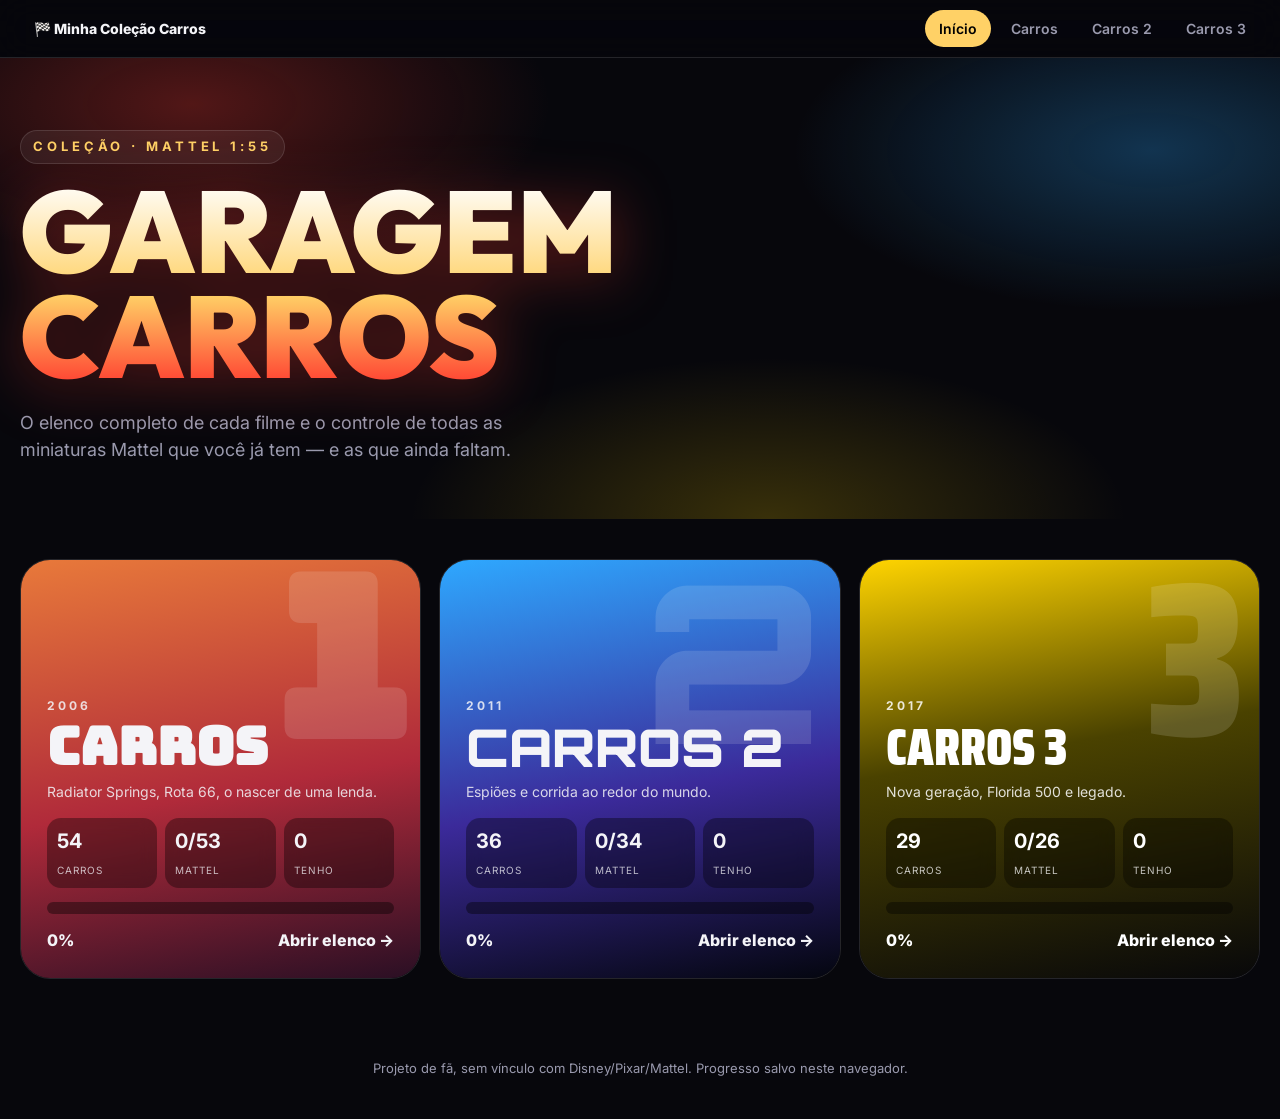
<file: carros-colecao/index.html>
<!doctype html>
<html lang="pt-BR"><head><meta charset="utf-8"><meta name="viewport" content="width=device-width,initial-scale=1">
<title>Coleção Carros · Mattel 1:55</title><meta name="description" content="Controle sua coleção de miniaturas Mattel de Carros, filme a filme.">
<link rel="preconnect" href="https://fonts.googleapis.com"><link rel="preconnect" href="https://fonts.gstatic.com" crossorigin><link href="https://fonts.googleapis.com/css2?family=Bungee&family=Inter:wght@400;600;800;900&family=Orbitron:wght@600;900&family=Outfit:wght@700;900&family=Saira+Condensed:ital,wght@0,600;0,800;1,800&display=swap" rel="stylesheet"><link rel="stylesheet" href="assets/style.css"></head>
<body class="film-hub">
<nav class="nav"><div class="wrap"><a class="brand" href="index.html">🏁 Minha Coleção Carros</a><a href="index.html" class=on>Início</a><a href="carros-1.html">Carros</a><a href="carros-2.html">Carros 2</a><a href="carros-3.html">Carros 3</a></div></nav>
<header class="hero"><div class="bgfx"></div><div class="wrap"><span class="year">COLEÇÃO · MATTEL 1:55</span><h1>Garagem<br>Carros</h1>
<p class="tag">O elenco completo de cada filme e o controle de todas as miniaturas Mattel que você já tem — e as que ainda faltam.</p></div></header>
<main class="wrap"><div class="hub-grid"><a class="fcard f1" data-n="1" href="carros-1.html" data-film-card="1"><span class="y">2006</span><h2>Carros</h2><p>Radiator Springs, Rota 66, o nascer de uma lenda.</p>
<div class="fmeta"><div><b data-total>–</b><span>Carros</span></div><div><b data-mattel>–</b><span>Mattel</span></div><div><b data-have>–</b><span>Tenho</span></div></div>
<div class="bar"><i></i></div><div class="go"><span data-pct>0%</span><span>Abrir elenco →</span></div></a><a class="fcard f2" data-n="2" href="carros-2.html" data-film-card="2"><span class="y">2011</span><h2>Carros 2</h2><p>Espiões e corrida ao redor do mundo.</p>
<div class="fmeta"><div><b data-total>–</b><span>Carros</span></div><div><b data-mattel>–</b><span>Mattel</span></div><div><b data-have>–</b><span>Tenho</span></div></div>
<div class="bar"><i></i></div><div class="go"><span data-pct>0%</span><span>Abrir elenco →</span></div></a><a class="fcard f3" data-n="3" href="carros-3.html" data-film-card="3"><span class="y">2017</span><h2>Carros 3</h2><p>Nova geração, Florida 500 e legado.</p>
<div class="fmeta"><div><b data-total>–</b><span>Carros</span></div><div><b data-mattel>–</b><span>Mattel</span></div><div><b data-have>–</b><span>Tenho</span></div></div>
<div class="bar"><i></i></div><div class="go"><span data-pct>0%</span><span>Abrir elenco →</span></div></a></div></main>
<footer class="wrap"><p>Projeto de fã, sem vínculo com Disney/Pixar/Mattel. Progresso salvo neste navegador.</p></footer>
<script src="assets/data.js"></script><script src="assets/app.js"></script></body></html>
</file>
<file: carros-colecao/assets/style.css>
:root{--bg:#0b0b10;--bg2:#14141c;--ink:#f4f4f8;--mute:#9a9aae;--a1:#ff3b2f;--a2:#ffb347;--a3:#2bd4c4;--glass:rgba(255,255,255,.06);--line:rgba(255,255,255,.12);--r:22px;--disp:"Inter",system-ui,sans-serif}
*{box-sizing:border-box;margin:0}
html{scroll-behavior:smooth}
body{background:var(--bg);color:var(--ink);font:16px/1.5 "Inter",system-ui,sans-serif;min-height:100vh;overflow-x:hidden;-webkit-font-smoothing:antialiased}
a{color:inherit;text-decoration:none}
.wrap{width:min(1240px,100% - 32px);margin-inline:auto}
.display{font-family:var(--disp);letter-spacing:.02em}

/* nav */
.nav{position:sticky;top:0;z-index:30;backdrop-filter:blur(18px) saturate(1.4);background:color-mix(in srgb,var(--bg) 70%,transparent);border-bottom:1px solid var(--line)}
.nav .wrap{display:flex;gap:6px;align-items:center;padding-block:10px;overflow-x:auto;scrollbar-width:none}
.nav a{padding:8px 14px;border-radius:99px;font-size:14px;font-weight:600;color:var(--mute);white-space:nowrap;transition:.25s}
.nav a:hover{color:var(--ink);background:var(--glass)}
.nav a.on{color:#000;background:var(--a2)}
.nav .brand{font-weight:800;color:var(--ink);margin-right:auto}

/* hero */
.hero{position:relative;padding:72px 0 56px;overflow:hidden;isolation:isolate}
.hero h1{font-family:var(--disp);font-size:clamp(44px,9vw,120px);line-height:.92;font-weight:900;text-transform:uppercase;background:linear-gradient(180deg,#fff,var(--a2) 55%,var(--a1));-webkit-background-clip:text;background-clip:text;color:transparent;filter:drop-shadow(0 8px 30px color-mix(in srgb,var(--a1) 40%,transparent))}
.hero .year{display:inline-block;font-weight:700;letter-spacing:.3em;font-size:13px;color:var(--a2);margin-bottom:14px;padding:6px 12px;border:1px solid var(--line);border-radius:99px;background:var(--glass)}
.hero p.tag{max-width:560px;margin-top:20px;color:var(--mute);font-size:18px}
.hero .bgfx{position:absolute;inset:0;z-index:-1}

/* stats */
.stats{display:grid;grid-template-columns:repeat(3,1fr) 2fr;gap:12px;margin-top:36px}
.stat{padding:18px 20px;border-radius:var(--r);background:var(--glass);border:1px solid var(--line);backdrop-filter:blur(10px)}
.stat b{display:block;font-size:30px;font-family:var(--disp);line-height:1.1}
.stat span{font-size:12px;color:var(--mute);text-transform:uppercase;letter-spacing:.12em}
.progress{display:flex;flex-direction:column;justify-content:center;gap:10px}
.bar{height:12px;border-radius:99px;background:rgba(255,255,255,.1);overflow:hidden}
.bar>i,#bar{display:block;height:100%;width:0;border-radius:inherit;background:linear-gradient(90deg,var(--a1),var(--a2),var(--a3));transition:width .6s cubic-bezier(.2,.8,.2,1);box-shadow:0 0 20px var(--a2)}

/* toolbar */
.toolbar{position:sticky;top:57px;z-index:20;margin:28px 0 10px;padding:12px;border-radius:var(--r);background:color-mix(in srgb,var(--bg2) 82%,transparent);backdrop-filter:blur(18px);border:1px solid var(--line);display:flex;flex-wrap:wrap;gap:10px;align-items:center}
.toolbar input,.toolbar select{background:var(--glass);border:1px solid var(--line);color:var(--ink);border-radius:14px;padding:10px 14px;font:inherit;min-width:0}
.toolbar input{flex:1 1 200px}
.toolbar select option{color:#000}
.chips{display:flex;gap:6px;flex-wrap:wrap}
.chip,.btn{border:1px solid var(--line);background:var(--glass);color:var(--ink);padding:9px 14px;border-radius:99px;font-weight:600;font-size:13px;font-family:inherit;cursor:pointer;transition:.2s}
.chip:hover,.btn:hover{border-color:var(--a2);transform:translateY(-1px)}
.chip.on{background:var(--a2);color:#000;border-color:var(--a2)}
.btn.primary{background:linear-gradient(135deg,var(--a1),var(--a2));color:#000;border:0}
.tools{display:flex;gap:6px;flex-wrap:wrap}

/* grid / cards */
.group{margin-top:40px}
.group-head{display:flex;align-items:baseline;gap:14px;margin-bottom:16px}
.group-head h2{font-family:var(--disp);font-size:clamp(22px,3.4vw,34px);text-transform:uppercase}
.group-head .count{font-size:13px;font-weight:700;color:var(--a2);padding:3px 10px;border-radius:99px;border:1px solid var(--line)}
.cards{display:grid;grid-template-columns:repeat(auto-fill,minmax(210px,1fr));gap:16px}
.card{position:relative;border-radius:var(--r);background:linear-gradient(160deg,rgba(255,255,255,.09),rgba(255,255,255,.03));border:1px solid var(--line);overflow:hidden;transition:transform .35s cubic-bezier(.2,.8,.2,1),box-shadow .35s,border-color .35s;animation:rise .6s both;animation-delay:calc(var(--i,0)*40ms)}
.card:hover{transform:translateY(-6px);box-shadow:0 18px 50px -12px color-mix(in srgb,var(--a1) 55%,transparent);border-color:color-mix(in srgb,var(--a2) 60%,transparent)}
.photo{position:relative;aspect-ratio:4/3;background:radial-gradient(circle at 50% 30%,rgba(255,255,255,.16),transparent 70%),#0d0d14;display:grid;place-items:center;overflow:hidden}
.photo img{width:100%;height:100%;object-fit:contain;padding:10px;transition:transform .5s,filter .4s}
.photo img.real{object-fit:cover;padding:0}
.card:hover .photo img{transform:scale(1.06)}
.card:not(.owned) .photo img.real{filter:grayscale(.55) brightness(.85)}
.card.owned .photo img{filter:none}
.badge{position:absolute;top:10px;left:10px;font-size:10px;font-weight:800;letter-spacing:.12em;padding:4px 8px;border-radius:99px;background:linear-gradient(135deg,var(--a1),var(--a2));color:#000}
.stamp{position:absolute;right:-34px;top:16px;rotate:35deg;background:var(--a3);color:#000;font-size:9px;font-weight:900;letter-spacing:.14em;padding:3px 40px;opacity:0;transform:translateY(-10px);transition:.3s}
.card.owned .stamp{opacity:1;transform:none}
.info{padding:14px 14px 16px;display:flex;flex-direction:column;gap:4px}
.info h3{font-size:17px;line-height:1.2;font-weight:800}
.alias{font-size:12px;color:var(--a2);font-weight:600}
.real{font-size:12.5px;color:var(--mute);min-height:2.6em}
.check{margin-top:10px;display:flex;align-items:center;gap:10px;width:100%;padding:8px 12px 8px 8px;border-radius:99px;border:1px solid var(--line);background:var(--glass);color:var(--mute);font-weight:700;font-size:13px;font-family:inherit;cursor:pointer;transition:.25s}
.check svg{width:30px;height:30px;padding:5px;border-radius:50%;background:rgba(255,255,255,.08);color:transparent;transition:.3s}
.check:hover{border-color:var(--a3);color:var(--ink)}
.check[aria-pressed=true]{background:color-mix(in srgb,var(--a3) 18%,transparent);border-color:var(--a3);color:var(--ink)}
.check[aria-pressed=true] svg{background:var(--a3);color:#000;box-shadow:0 0 18px var(--a3)}
.card.owned{border-color:color-mix(in srgb,var(--a3) 70%,transparent);box-shadow:0 0 0 1px color-mix(in srgb,var(--a3) 40%,transparent),0 12px 40px -14px var(--a3)}
.card.pop{animation:pop .5s}
@keyframes pop{40%{transform:scale(1.04)}}
@keyframes rise{from{opacity:0;transform:translateY(18px)}}
.empty{margin:60px 0;text-align:center;color:var(--mute)}

/* dialogs */
dialog{border:1px solid var(--line);border-radius:var(--r);background:var(--bg2);color:var(--ink);padding:24px;width:min(460px,92vw);max-height:86vh;overflow:auto}
dialog::backdrop{background:rgba(0,0,0,.65);backdrop-filter:blur(6px)}
dialog h3{font-family:var(--disp);margin-bottom:6px}
dialog ul{margin:14px 0;padding-left:18px;color:var(--mute);font-size:14px;display:grid;gap:4px}
dialog form{display:grid;gap:12px;margin-top:12px}
dialog label{display:grid;gap:4px;font-size:13px;color:var(--mute)}
dialog input,dialog select{background:var(--glass);border:1px solid var(--line);color:var(--ink);border-radius:12px;padding:10px;font:inherit}
dialog input[type=color]{padding:2px;height:40px}
dialog input[type=checkbox]{width:auto}
.row{display:flex;gap:8px;justify-content:flex-end;margin-top:8px}

footer{margin:80px 0 40px;color:var(--mute);font-size:13px;text-align:center}
footer p{max-width:720px;margin:6px auto}

/* ---------- FILME 1 · Radiator Springs / Rota 66 ---------- */
.film-1{--bg:#170a10;--bg2:#241018;--a1:#ff3b2f;--a2:#ffb347;--a3:#2bd4c4;--disp:"Bungee",Impact,sans-serif}
.film-1 .bgfx{background:radial-gradient(60% 70% at 70% 100%,#ff7a2f 0%,#e0403a 30%,transparent 65%),linear-gradient(180deg,#2a0f24 0%,#7a2a3a 55%,#e8793a 100%)}
.film-1 .bgfx::before{content:"";position:absolute;right:8%;bottom:34%;width:min(26vw,260px);aspect-ratio:1;border-radius:50%;background:radial-gradient(circle,#fff3c0,#ffb347 55%,transparent 70%);filter:blur(2px);opacity:.9}
.film-1 .bgfx::after{content:"";position:absolute;left:0;right:0;bottom:0;height:46%;background:#12060c;clip-path:polygon(0 100%,0 55%,8% 55%,12% 20%,20% 20%,24% 55%,38% 55%,44% 38%,52% 38%,56% 60%,70% 60%,76% 10%,86% 10%,90% 60%,100% 60%,100% 100%)}
.film-1 .hero .year::before{content:"ROUTE 66 · "}
.film-1 .hero h1{-webkit-text-stroke:0;font-weight:400;letter-spacing:.01em}
.film-1 .card{background:linear-gradient(160deg,rgba(255,179,71,.12),rgba(255,59,47,.04))}
.film-1 .group-head h2{text-shadow:0 0 18px rgba(255,59,47,.6);color:var(--a2)}
.film-1 .group-head h2::before{content:"";display:inline-block;width:12px;height:12px;margin-right:10px;background:var(--a1);transform:rotate(45deg);box-shadow:0 0 14px var(--a1)}

/* ---------- FILME 2 · Espiões / World Grand Prix ---------- */
.film-2{--bg:#04060f;--bg2:#0a1022;--a1:#ff2fb1;--a2:#2ea8ff;--a3:#c6ff3d;--disp:"Orbitron","Inter",sans-serif}
.film-2 .bgfx{background:radial-gradient(50% 60% at 20% 20%,rgba(46,168,255,.35),transparent 70%),radial-gradient(40% 50% at 85% 30%,rgba(255,47,177,.3),transparent 70%),#04060f}
.film-2 .bgfx::before{content:"";position:absolute;inset:0;background:linear-gradient(rgba(46,168,255,.12) 1px,transparent 1px),linear-gradient(90deg,rgba(46,168,255,.12) 1px,transparent 1px);background-size:44px 44px;mask-image:radial-gradient(70% 90% at 50% 40%,#000,transparent)}
.film-2 .bgfx::after{content:"";position:absolute;right:-8%;top:50%;width:620px;aspect-ratio:1;translate:0 -50%;border-radius:50%;border:1px solid rgba(46,168,255,.35);background:conic-gradient(from 0deg,rgba(198,255,61,.35),transparent 28%);animation:sweep 5s linear infinite;mask-image:radial-gradient(circle,#000 60%,transparent 70%)}
@keyframes sweep{to{rotate:360deg}}
.film-2 .hero h1{background:linear-gradient(90deg,#fff,var(--a2),var(--a1));-webkit-background-clip:text;background-clip:text;font-size:clamp(38px,8vw,100px)}
.film-2 .hero .year{color:var(--a3)}
.film-2 .hero .year::before{content:"AGENTE MATER · "}
.film-2 .nav a.on,.film-2 .chip.on{background:var(--a2)}
.film-2 .card{clip-path:polygon(0 0,calc(100% - 18px) 0,100% 18px,100% 100%,0 100%);border-radius:0}
.film-2 .group-head h2{color:var(--a2);text-shadow:0 0 16px rgba(46,168,255,.7)}
.film-2 .group-head h2::before{content:"// ";color:var(--a1)}
.film-2 .cities{display:flex;gap:8px;flex-wrap:wrap;margin-top:22px}
.film-2 .cities span{font-size:11px;letter-spacing:.2em;padding:5px 10px;border:1px solid rgba(198,255,61,.5);color:var(--a3);border-radius:4px}

/* ---------- FILME 3 · Pista noturna / Next-Gen ---------- */
.film-3{--bg:#08080a;--bg2:#131316;--a1:#ffd400;--a2:#ffd400;--a3:#00e5ff;--disp:"Saira Condensed","Anton",Impact,sans-serif}
.film-3 .bgfx{background:radial-gradient(60% 80% at 80% 0%,rgba(255,212,0,.22),transparent 65%),repeating-linear-gradient(45deg,#101012 0 4px,#0b0b0d 4px 8px)}
.film-3 .bgfx::before{content:"";position:absolute;left:-10%;right:-10%;bottom:12%;height:70px;background:repeating-linear-gradient(115deg,var(--a1) 0 36px,transparent 36px 72px);transform:skewY(-4deg);opacity:.9;filter:drop-shadow(0 0 14px rgba(255,212,0,.5))}
.film-3 .bgfx::after{content:"";position:absolute;right:6%;top:24px;width:150px;height:100px;background:conic-gradient(#fff 25%,#111 0 50%,#fff 0 75%,#111 0) 0 0/25px 25px;opacity:.35;transform:skewX(-14deg)}
.film-3 .hero h1{font-weight:800;font-style:italic;font-size:clamp(56px,13vw,170px);background:linear-gradient(180deg,#fff 10%,var(--a1) 60%);-webkit-background-clip:text;background-clip:text}
.film-3 .hero .year::before{content:"FLORIDA 500 · "}
.film-3 .nav a.on,.film-3 .chip.on{background:var(--a1)}
.film-3 .card{border-radius:6px;transform:skewX(-2deg)}
.film-3 .card:hover{transform:skewX(-2deg) translateY(-6px)}
.film-3 .card .info,.film-3 .card .photo{transform:skewX(2deg);transform-origin:center}
.film-3 .group-head h2{font-style:italic;color:#fff;border-left:6px solid var(--a1);padding-left:12px}
.film-3 .group-head h2::after{content:"";display:inline-block;width:60px;height:3px;margin-left:12px;background:linear-gradient(90deg,var(--a3),transparent);vertical-align:middle}

/* ---------- HUB ---------- */
.film-hub{--bg:#07070c;--a1:#ff3b2f;--a2:#ffd166;--a3:#2bd4c4;--disp:"Outfit","Inter",sans-serif}
.film-hub .bgfx{background:radial-gradient(40% 50% at 15% 10%,rgba(255,59,47,.3),transparent 70%),radial-gradient(40% 50% at 90% 20%,rgba(46,168,255,.28),transparent 70%),radial-gradient(40% 50% at 60% 100%,rgba(255,212,0,.2),transparent 70%)}
.hub-grid{display:grid;grid-template-columns:repeat(auto-fit,minmax(290px,1fr));gap:18px;margin-top:40px}
.fcard{position:relative;min-height:420px;border-radius:30px;overflow:hidden;padding:26px;display:flex;flex-direction:column;justify-content:flex-end;border:1px solid var(--line);transition:transform .4s cubic-bezier(.2,.8,.2,1),box-shadow .4s;isolation:isolate}
.fcard:hover{transform:translateY(-8px) scale(1.01)}
.fcard::before{content:"";position:absolute;inset:0;z-index:-1;background:var(--g)}
.fcard::after{content:attr(data-n);position:absolute;right:14px;top:-10px;font:900 220px/1 var(--f);opacity:.14;z-index:-1}
.fcard h2{font:900 clamp(34px,4.4vw,52px)/1 var(--f);text-transform:uppercase;margin:6px 0 8px}
.fcard .y{font-weight:700;letter-spacing:.25em;font-size:12px;opacity:.85}
.fcard p{opacity:.85;font-size:14px;margin-bottom:16px}
.fmeta{display:grid;grid-template-columns:repeat(3,1fr);gap:8px;margin-bottom:14px}
.fmeta div{background:rgba(0,0,0,.35);backdrop-filter:blur(8px);border-radius:14px;padding:8px 10px}
.fmeta b{display:block;font-size:20px}.fmeta span{font-size:10px;letter-spacing:.1em;text-transform:uppercase;opacity:.75}
.fcard .bar{background:rgba(0,0,0,.4)}
.fcard .go{margin-top:14px;font-weight:800;display:flex;justify-content:space-between}
.f1{--g:linear-gradient(170deg,#e8793a,#b02a3a 55%,#2a0f24);--f:"Bungee",Impact,sans-serif}
.f2{--g:linear-gradient(170deg,#2ea8ff,#3b2a9a 55%,#04060f);--f:"Orbitron",sans-serif}
.f3{--g:linear-gradient(170deg,#ffd400,#4a4200 45%,#08080a);--f:"Saira Condensed",Impact,sans-serif;color:#fff}

@media (max-width:720px){
  .stats{grid-template-columns:1fr 1fr}.progress{grid-column:1/-1}
  .toolbar{top:53px}.cards{grid-template-columns:repeat(2,1fr);gap:10px}
  .info h3{font-size:15px}.hero{padding-top:44px}
}
@media (prefers-reduced-motion:reduce){*{animation:none!important;transition:none!important}}
</file>
